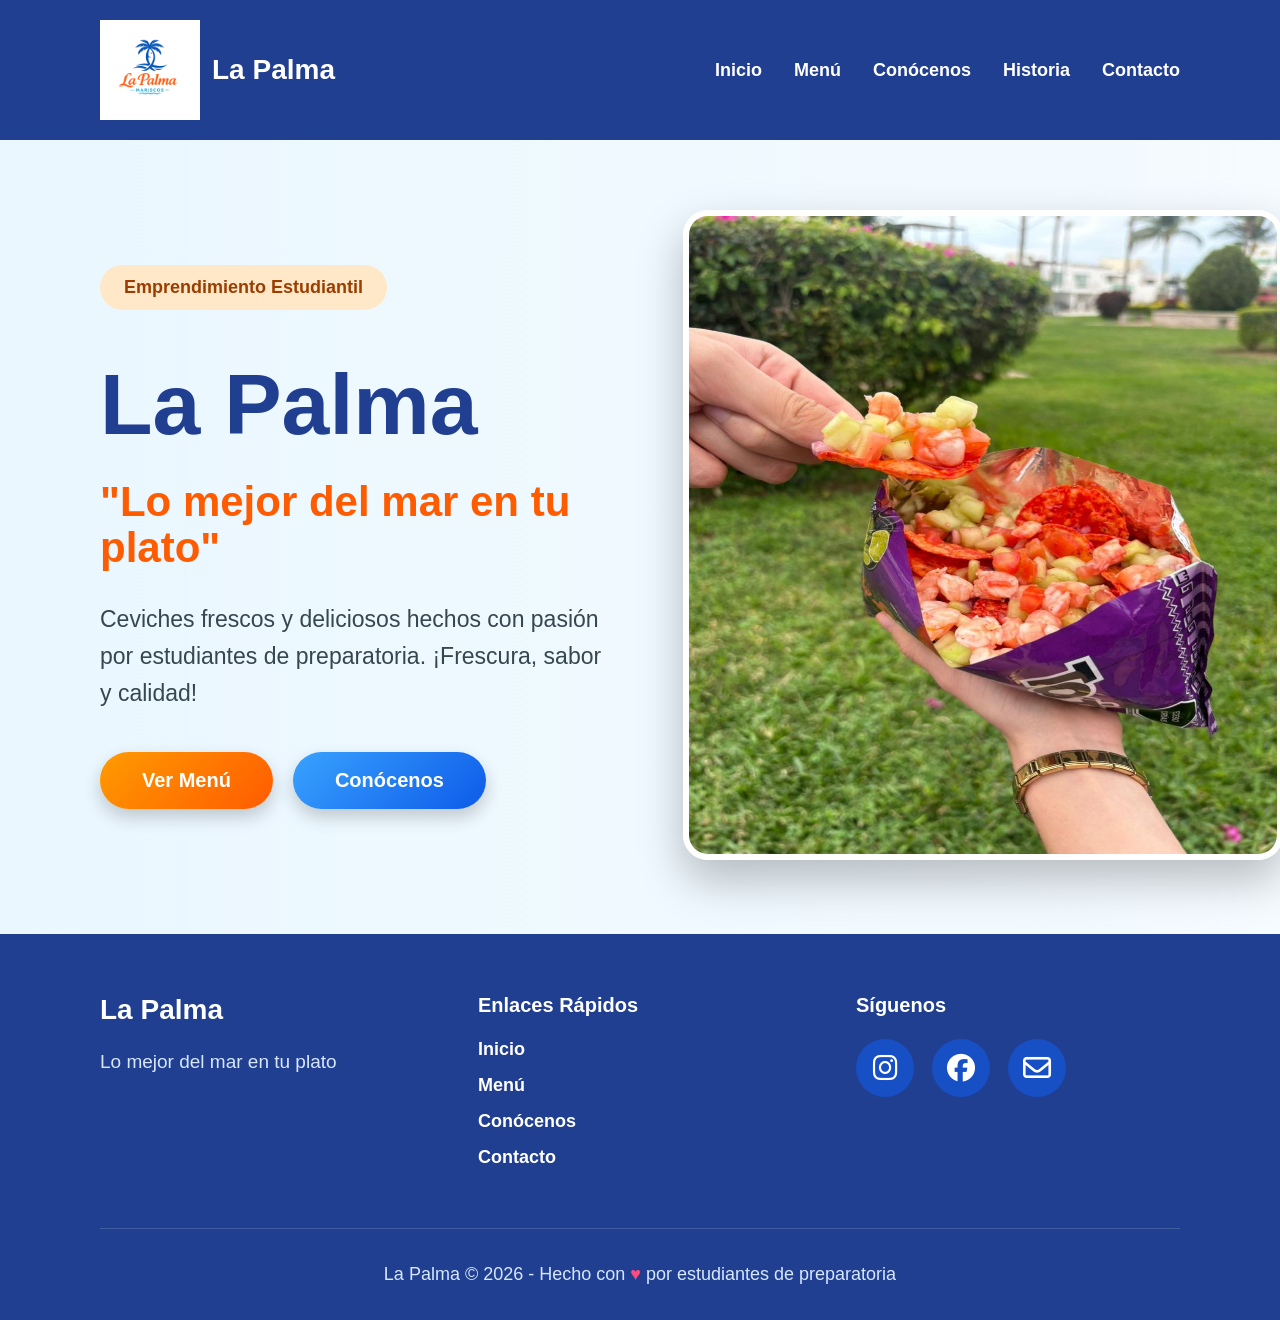
<file: index.html>
<!DOCTYPE html>
<html lang="es">
<head>
    <meta charset="UTF-8">
    <meta name="viewport" content="width=device-width, initial-scale=1.0">
    <title>La Palma</title>

    <!-- Font Awesome para los íconos -->
    <link rel="stylesheet" href="https://cdnjs.cloudflare.com/ajax/libs/font-awesome/6.5.0/css/all.min.css">

    <!-- CSS -->
    <link rel="stylesheet" href="styles.css">
</head>

<body>

    <!-- HEADER -->
    <header class="header">
        <div class="logo">
            <img src="imagenes/Lapalma.jpeg" alt="Logo La Palma">
            <h2>La Palma</h2>
        </div>

        <nav class="menu">
            <a href="index.html">Inicio</a>
            <a href="templates/menu.html">Menú</a>
            <a href="templates/conocenos.html">Conócenos</a>
            <a href="templates/historia.html">Historia</a>
            <a href="templates/contacto.html">Contacto</a>
        </nav>
    </header>

    <!-- INICIO -->
    <section class="inicio" id="inicio">
        <div class="texto-inicio">

            <div class="etiqueta">
                
                <span>Emprendimiento Estudiantil</span>
            </div>

            <h1>La Palma</h1>

            <h3>"Lo mejor del mar en tu plato"</h3>

            <p>
                Ceviches frescos y deliciosos hechos con pasión por estudiantes de preparatoria.
                ¡Frescura, sabor y calidad!
            </p>

            <div class="botones">
                <a href="templates/menu.html" class="btn naranja">Ver Menú</a>
                <a href="templates/conocenos.html" class="btn azul">Conócenos</a>
            </div>
        </div>

        <div class="imagen-inicio">
            <img src="imagenes/ceviche.jpeg" alt="Ceviche La Palma">
        </div>
    </section>

    <!-- FOOTER -->
    <footer class="footer" id="contacto">
        <div class="footer-contenido">

            <div class="footer-columna">
                <div class="logo footer-logo">
                    
                    <h2>La Palma</h2>
                </div>

                <p>Lo mejor del mar en tu plato</p>
            </div>

            <div class="footer-columna">
                <h3>Enlaces Rápidos</h3>
                <a href="index.html">Inicio</a>
                <a href="templates/menu.html">Menú</a>
                <a href="templates/conocenos.html">Conócenos</a>
                <a href="templates/contacto.html">Contacto</a>
            </div>

            <div class="footer-columna">
                <h3>Síguenos</h3>

                <div class="redes">
                    <a href="https://www.instagram.com/lapalma_mzt/" class="icono-red">
                        <i class="fa-brands fa-instagram"></i>
                    </a>

                    <a href="https://www.facebook.com/people/La-Palma-Mzt/61569740215739/?mibextid=wwXIfr&rdid=scgwZKFgfhJaN18Z&share_url=https%3A%2F%2Fwww.facebook.com%2Fshare%2F1PgcXcAgj2%2F%3Fmibextid%3DwwXIfr" class="icono-red">
                        <i class="fa-brands fa-facebook"></i>
                    </a>

                    <a href="https://mail.google.com/" class="icono-red">
                        <i class="fa-regular fa-envelope"></i>
                    </a>
                </div>
            </div>

        </div>

        <div class="copy">
            La Palma © 2026 - Hecho con <span>♥</span> por estudiantes de preparatoria
        </div>
    </footer>

</body>
</html>
</file>
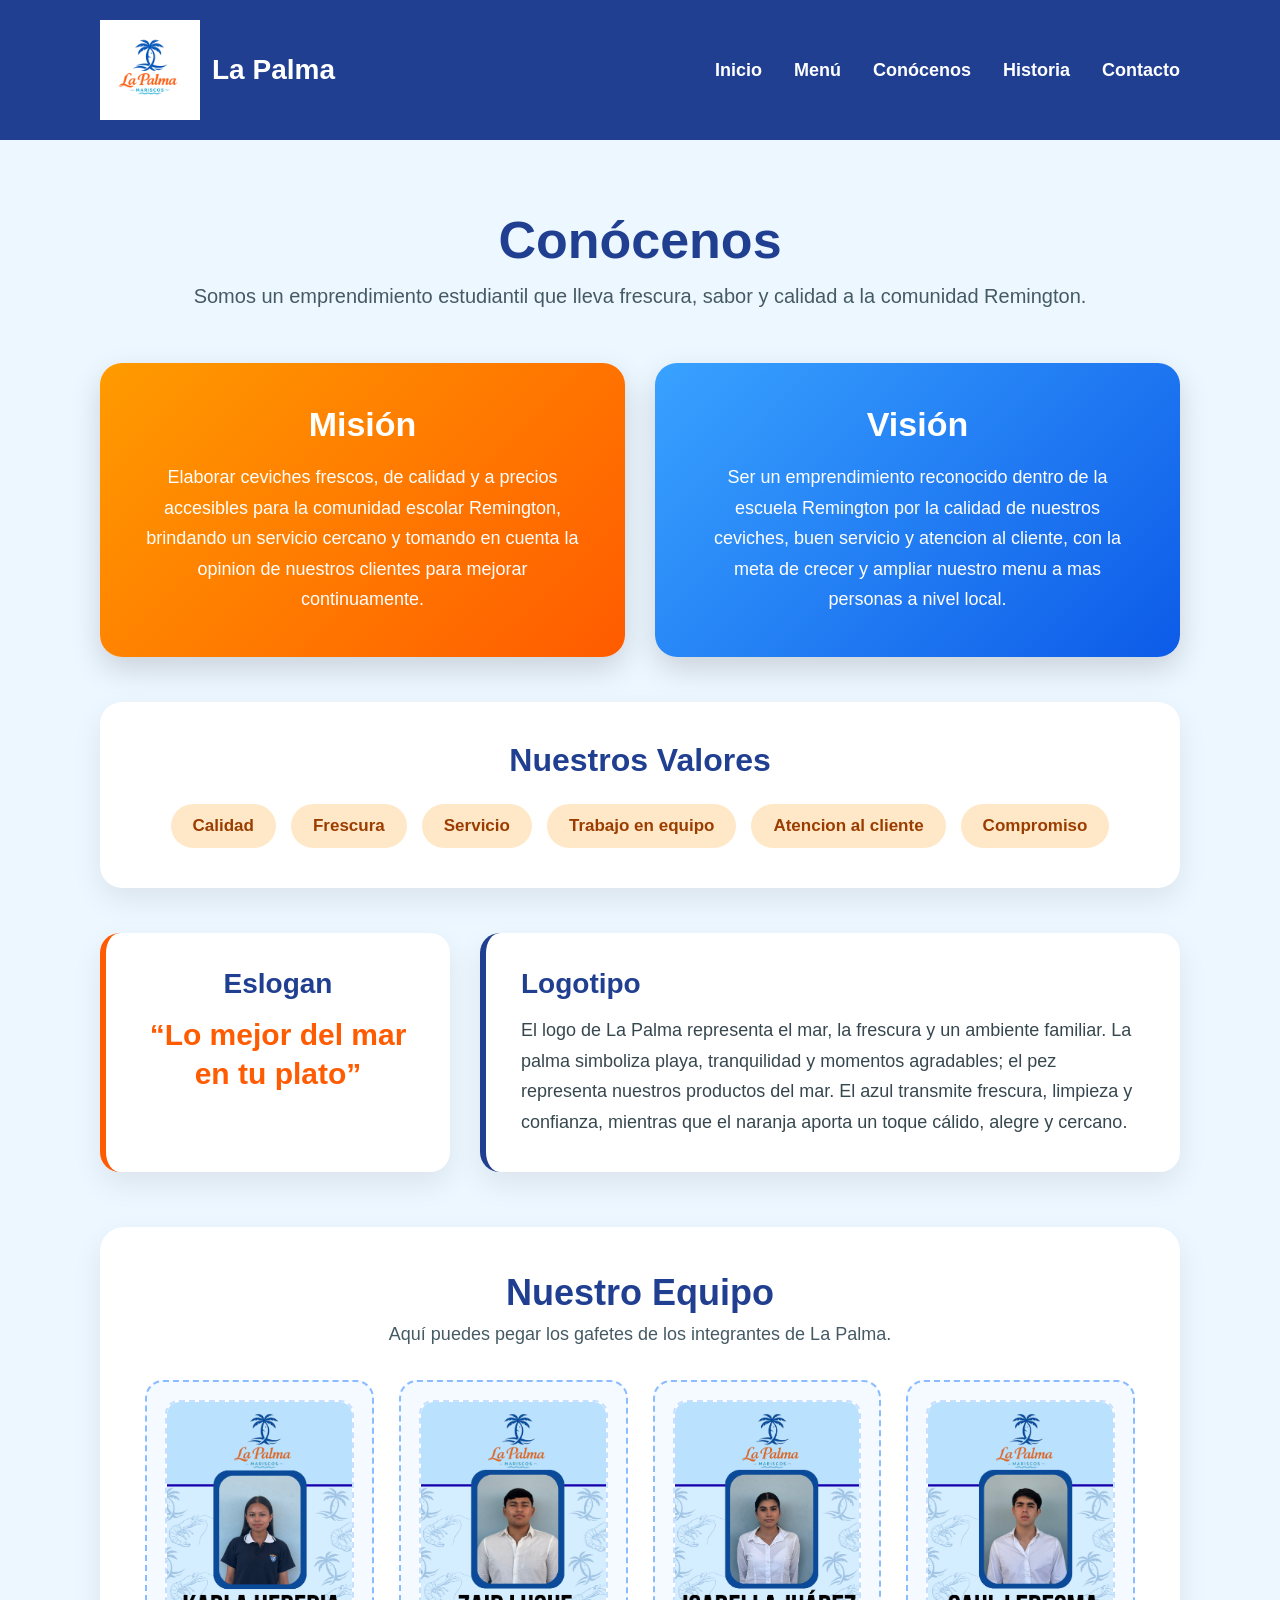
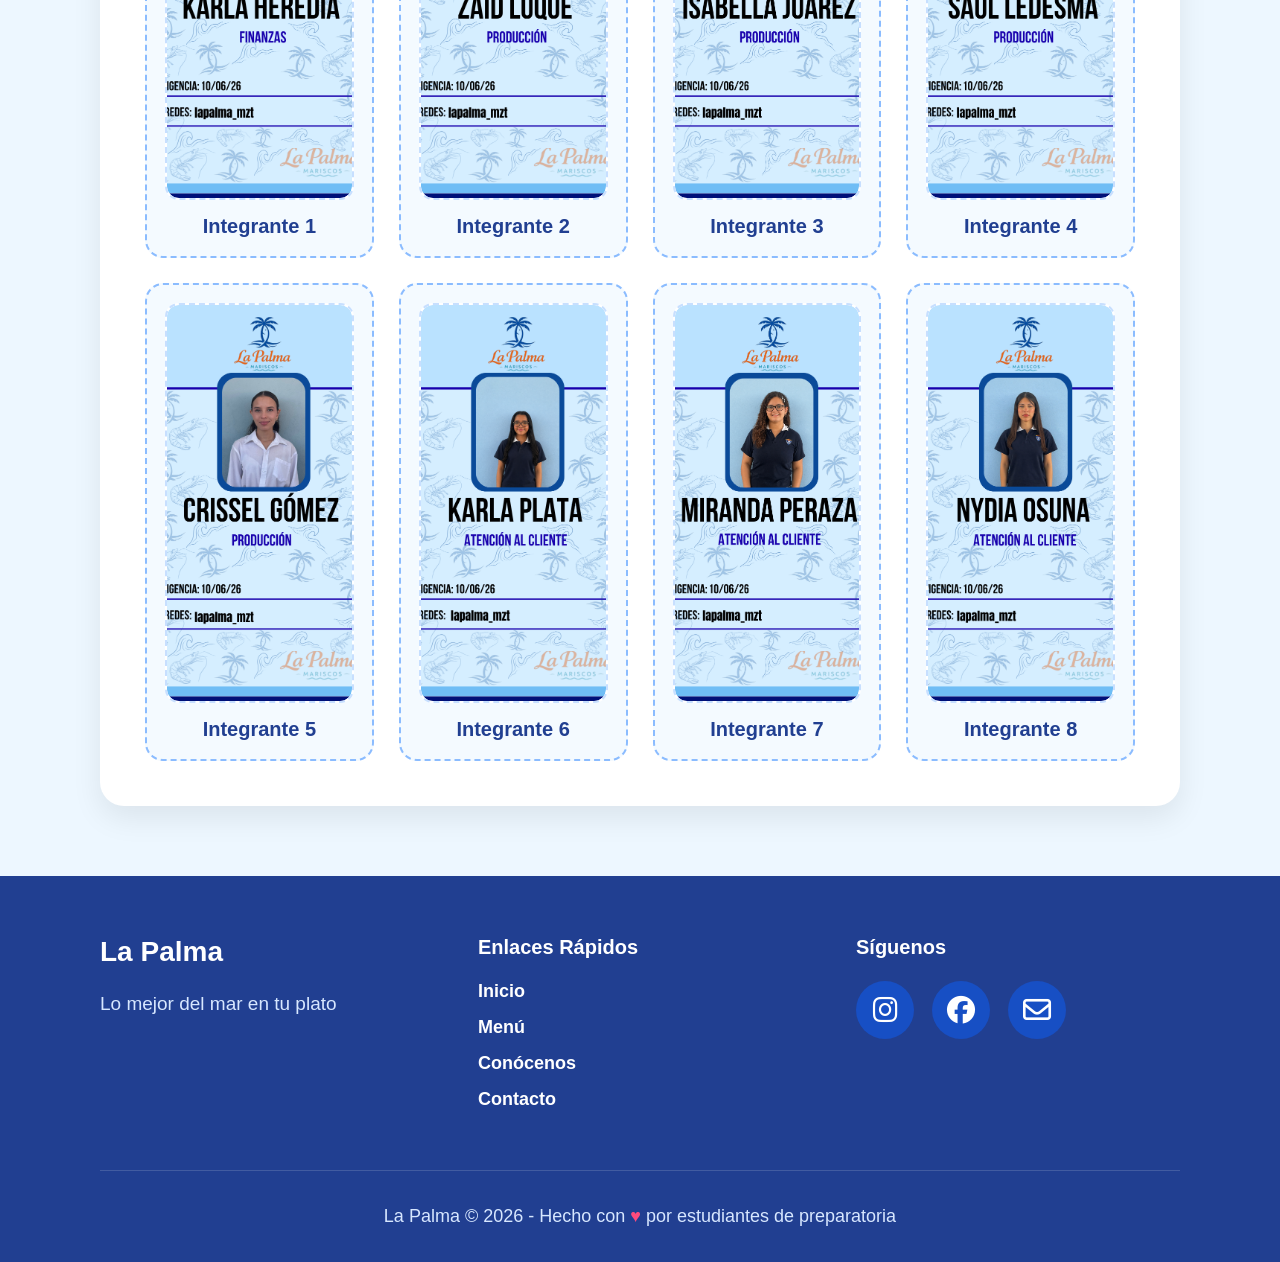
<file: templates/conocenos.html>
<!DOCTYPE html>
<html lang="es">
<head>
    <meta charset="UTF-8">
    <meta name="viewport" content="width=device-width, initial-scale=1.0">
    <title>La Palma</title>

    <link rel="stylesheet" href="https://cdnjs.cloudflare.com/ajax/libs/font-awesome/6.5.0/css/all.min.css">

    <link rel="stylesheet" href="../styles.css">
</head>

<body>

    <header class="header">
        <div class="logo">
            <img src="../imagenes/Lapalma.jpeg" alt="Logo La Palma">
            <h2>La Palma</h2>
        </div>

        <nav class="menu">
            <a href="../index.html">Inicio</a>
            <a href="menu.html">Menú</a>
            <a href="conocenos.html">Conócenos</a>
            <a href="historia.html">Historia</a>
            <a href="contacto.html">Contacto</a>
        </nav>
    </header>




    <section class="conocenos" id="conocenos">

    <h1>Conócenos</h1>
    <p class="subtitulo-conocenos">
        Somos un emprendimiento estudiantil que lleva frescura, sabor y calidad a la comunidad Remington.
    </p>

    <div class="bloques-info">

        <div class="bloque naranja">
            <h2>Misión</h2>
            <p>
                Elaborar ceviches frescos, de calidad y a precios accesibles para la comunidad escolar Remington, brindando un servicio cercano y tomando en cuenta la opinion de nuestros clientes para mejorar continuamente.
            </p>
        </div>

        <div class="bloque azul">
            <h2>Visión</h2>
            <p>
                Ser un emprendimiento reconocido dentro de la escuela Remington por la calidad de nuestros ceviches, buen servicio y atencion al cliente, con la meta de crecer y ampliar nuestro menu a mas personas a nivel local.
            </p>
        </div>

    </div>

    <div class="valores">
        <h2>Nuestros Valores</h2>

        <div class="lista-valores">
            <span>Calidad</span>
            <span>Frescura</span>
            <span>Servicio</span>
            <span>Trabajo en equipo</span>
            <span>Atencion al cliente</span>
            <span>Compromiso</span>
            
        </div>
    </div>

    <div class="extra-info">

        <div class="eslogan">
            <h2>Eslogan</h2>
            <p>“Lo mejor del mar en tu plato”</p>
        </div>

        <div class="logotipo">
            <h2>Logotipo</h2>
            <p>
                El logo de La Palma representa el mar, la frescura y un ambiente familiar. La palma simboliza playa,
                tranquilidad y momentos agradables; el pez representa nuestros productos del mar. El azul transmite
                frescura, limpieza y confianza, mientras que el naranja aporta un toque cálido, alegre y cercano.
            </p>
        </div>

    </div>

 <div class="gafetes">
    <h2>Nuestro Equipo</h2>
    <p>Aquí puedes pegar los gafetes de los integrantes de La Palma.</p>

    <div class="contenedor-gafetes">

        <div class="gafete">
            <div class="foto-gafete">
                <img src="../imagenes/1.png" alt="Gafete integrante 1">
            </div>
            <h3>Integrante 1</h3>
        </div>

        <div class="gafete">
            <div class="foto-gafete">
                <img src="../imagenes/2.png" alt="Gafete integrante 2">
            </div>
            <h3>Integrante 2</h3>
        </div>

        <div class="gafete">
            <div class="foto-gafete">
                <img src="../imagenes/3.png" alt="Gafete integrante 3">
            </div>
            <h3>Integrante 3</h3>
        </div>

        <div class="gafete">
            <div class="foto-gafete">
                <img src="../imagenes/4.png" alt="Gafete integrante 4">
            </div>
            <h3>Integrante 4</h3>
        </div>

       <div class="gafete">
            <div class="foto-gafete">
                <img src="../imagenes/5.png" alt="Gafete integrante 4">
            </div>
            <h3>Integrante 5</h3>
        </div>

        <div class="gafete">
            <div class="foto-gafete">
                <img src="../imagenes/6.png" alt="Gafete integrante 4">
            </div>
            <h3>Integrante 6</h3>
        </div>

        <div class="gafete">
            <div class="foto-gafete">
                <img src="../imagenes/7.png" alt="Gafete integrante 4">
            </div>
            <h3>Integrante 7</h3>
        </div>

        <div class="gafete">
            <div class="foto-gafete">
                <img src="../imagenes/8.png" alt="Gafete integrante 8">
            </div>
            <h3>Integrante 8</h3>
        </div>

    </div>
</div>

        </div>
    </div>

</section>

    
    <!-- FOOTER -->
    <footer class="footer" id="contacto">
        <div class="footer-contenido">

            <div class="footer-columna">
                <div class="logo footer-logo">
                    
                    <h2>La Palma</h2>
                </div>

                <p>Lo mejor del mar en tu plato</p>
            </div>

            <div class="footer-columna">
                <h3>Enlaces Rápidos</h3>
                <a href="../index.html">Inicio</a>
                <a href="menu.html">Menú</a>
                <a href="conocenos.html">Conócenos</a>
                <a href="contacto.html">Contacto</a>
            </div>

            <div class="footer-columna">
                <h3>Síguenos</h3>

                <div class="redes">
                    <a href="https://www.instagram.com/lapalma_mzt/" class="icono-red">
                        <i class="fa-brands fa-instagram"></i>
                    </a>

                    <a href="https://www.facebook.com/people/La-Palma-Mzt/61569740215739/?mibextid=wwXIfr&rdid=scgwZKFgfhJaN18Z&share_url=https%3A%2F%2Fwww.facebook.com%2Fshare%2F1PgcXcAgj2%2F%3Fmibextid%3DwwXIfr" class="icono-red">
                        <i class="fa-brands fa-facebook"></i>
                    </a>

                    <a href="https://mail.google.com/" class="icono-red">
                        <i class="fa-regular fa-envelope"></i>
                    </a>
                </div>
            </div>

        </div>

        <div class="copy">
            La Palma © 2026 - Hecho con <span>♥</span> por estudiantes de preparatoria
        </div>
    </footer>
</body>
</html>
</file>
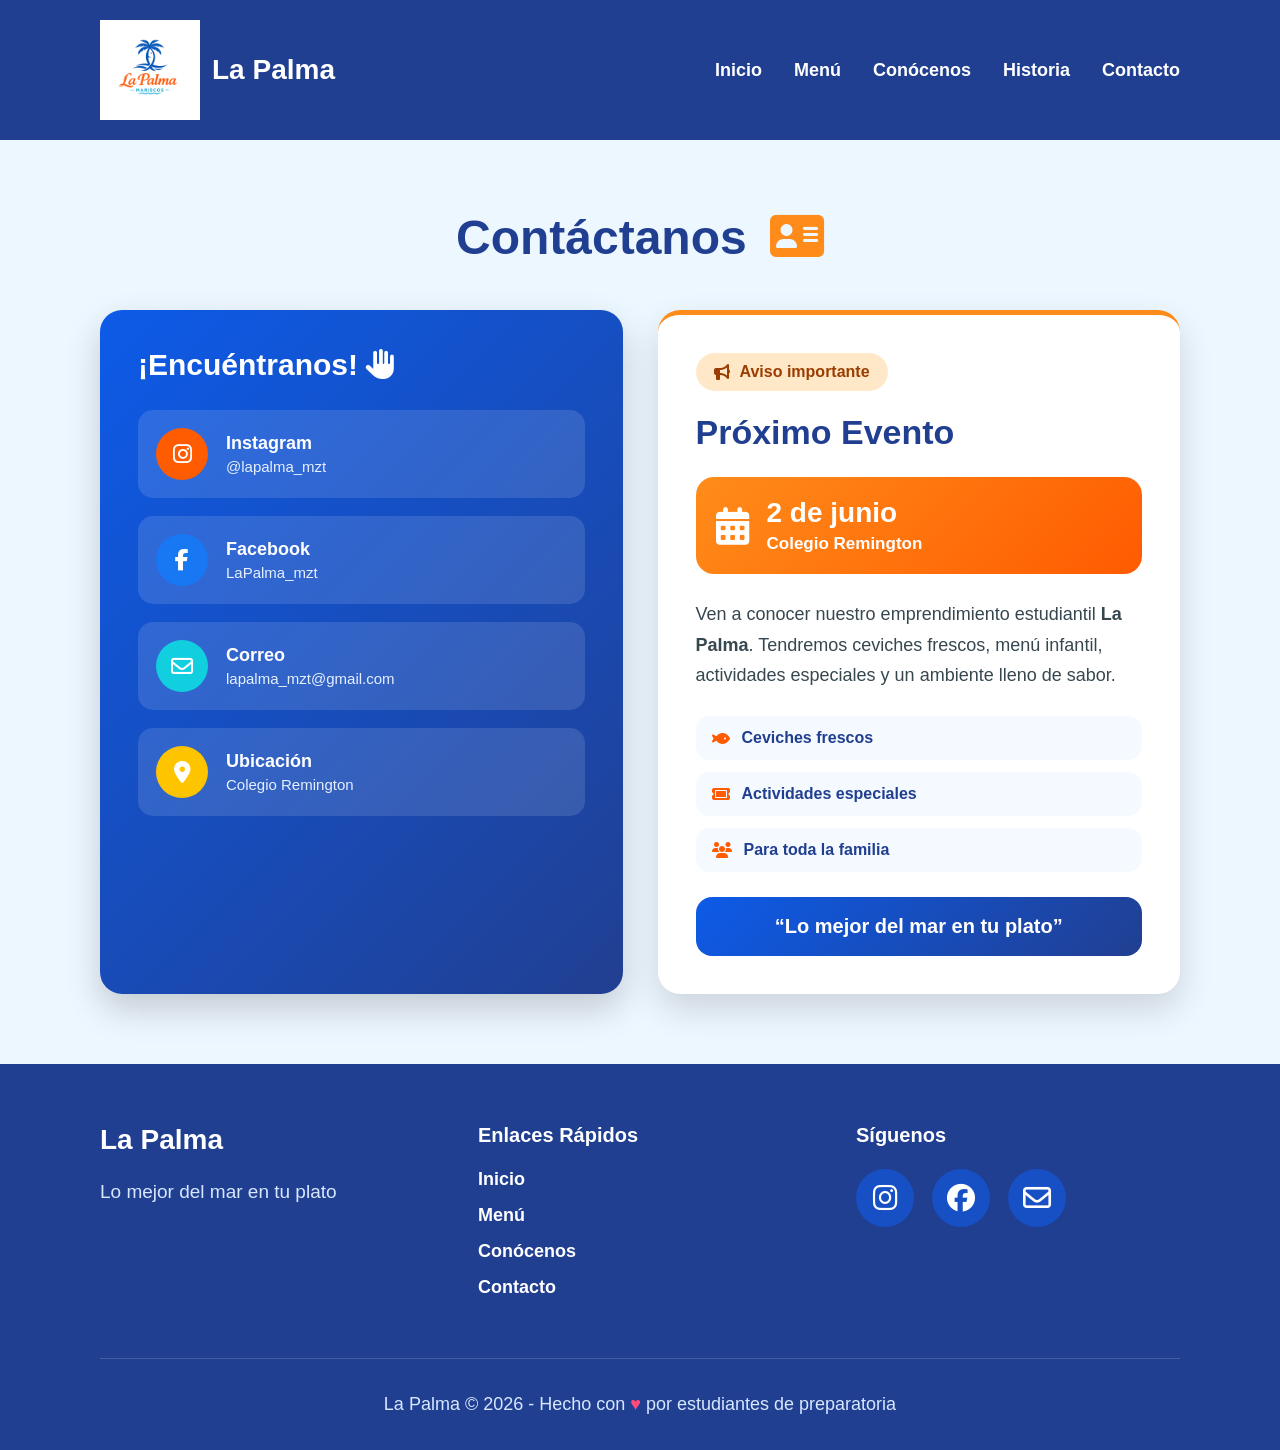
<file: templates/contacto.html>
<!DOCTYPE html>
<html lang="es">
<head>
    <meta charset="UTF-8">
    <meta name="viewport" content="width=device-width, initial-scale=1.0">
    <title>La Palma</title>

    
    <link rel="stylesheet" href="https://cdnjs.cloudflare.com/ajax/libs/font-awesome/6.5.0/css/all.min.css">

   
    <link rel="stylesheet" href="../styles.css">
</head>

<body>


    <header class="header">
        <div class="logo">
            <img src="../imagenes/Lapalma.jpeg" alt="Logo La Palma">
            <h2>La Palma</h2>
        </div>

        <nav class="menu">
            <a href="../index.html">Inicio</a>
            <a href="menu.html">Menú</a>
            <a href="conocenos.html">Conócenos</a>
            <a href="historia.html">Historia</a>
            <a href="contacto.html">Contacto</a>
        </nav>
    </header>




    <section class="contacto" id="contacto">

    <h1>Contáctanos <i class="fa-solid fa-address-card"></i></h1>

    <div class="contenedor-contacto">

        <div class="info-contacto">
            <h2>¡Encuéntranos! <i class="fa-solid fa-hand"></i></h2>

            <div class="dato-contacto">
                <div class="icono instagram">
                    <i class="fa-brands fa-instagram"></i>
                </div>
                <div>
                    <h3>Instagram</h3>
                    <p>@lapalma_mzt</p>
                </div>
            </div>

            <div class="dato-contacto">
                <div class="icono facebook">
                    <i class="fa-brands fa-facebook-f"></i>
                </div>
                <div>
                    <h3>Facebook</h3>
                    <p>LaPalma_mzt</p>
                </div>
            </div>

            <div class="dato-contacto">
                <div class="icono correo">
                    <i class="fa-regular fa-envelope"></i>
                </div>
                <div>
                    <h3>Correo</h3>
                    <p>lapalma_mzt@gmail.com</p>
                </div>
            </div>

            <div class="dato-contacto">
                <div class="icono ubicacion">
                    <i class="fa-solid fa-location-dot"></i>
                </div>
                <div>
                    <h3>Ubicación</h3>
                    <p>Colegio Remington</p>
                </div>
            </div>
        </div>

        <div class="aviso-evento">
            <div class="etiqueta-evento">
                <i class="fa-solid fa-bullhorn"></i>
                <span>Aviso importante</span>
            </div>

            <h2>Próximo Evento</h2>

            <div class="fecha-evento">
                <i class="fa-solid fa-calendar-days"></i>
                <div>
                    <h3>2 de junio</h3>
                    <p>Colegio Remington</p>
                </div>
            </div>

            <p class="texto-evento">
                Ven a conocer nuestro emprendimiento estudiantil <strong>La Palma</strong>.
                Tendremos ceviches frescos, menú infantil, actividades especiales
                y un ambiente lleno de sabor.
            </p>

            <div class="detalles-evento">
                <div>
                    <i class="fa-solid fa-fish"></i>
                    <span>Ceviches frescos</span>
                </div>

                <div>
                    <i class="fa-solid fa-ticket"></i>
                    <span>Actividades especiales</span>
                </div>

                <div>
                    <i class="fa-solid fa-users"></i>
                    <span>Para toda la familia</span>
                </div>
            </div>

            <div class="mensaje-final">
                “Lo mejor del mar en tu plato”
            </div>
        </div>

    </div>

</section>


    
    <!-- FOOTER -->
    <footer class="footer" id="contacto">
        <div class="footer-contenido">

            <div class="footer-columna">
                <div class="logo footer-logo">
                    
                    <h2>La Palma</h2>
                </div>

                <p>Lo mejor del mar en tu plato</p>
            </div>

            <div class="footer-columna">
                <h3>Enlaces Rápidos</h3>
                <a href="../index.html">Inicio</a>
                <a href="menu.html">Menú</a>
                <a href="conocenos.html">Conócenos</a>
                <a href="contacto.html">Contacto</a>
            </div>

            <div class="footer-columna">
                <h3>Síguenos</h3>

                <div class="redes">
                    <a href="https://www.instagram.com/lapalma_mzt/" class="icono-red">
                        <i class="fa-brands fa-instagram"></i>
                    </a>

                    <a href="https://www.facebook.com/people/La-Palma-Mzt/61569740215739/?mibextid=wwXIfr&rdid=scgwZKFgfhJaN18Z&share_url=https%3A%2F%2Fwww.facebook.com%2Fshare%2F1PgcXcAgj2%2F%3Fmibextid%3DwwXIfr" class="icono-red">
                        <i class="fa-brands fa-facebook"></i>
                    </a>

                    <a href="https://mail.google.com/" class="icono-red">
                        <i class="fa-regular fa-envelope"></i>
                    </a>
                </div>
            </div>

        </div>

        <div class="copy">
            La Palma © 2026 - Hecho con <span>♥</span> por estudiantes de preparatoria
        </div>
    </footer>
</body>
</html>
</file>
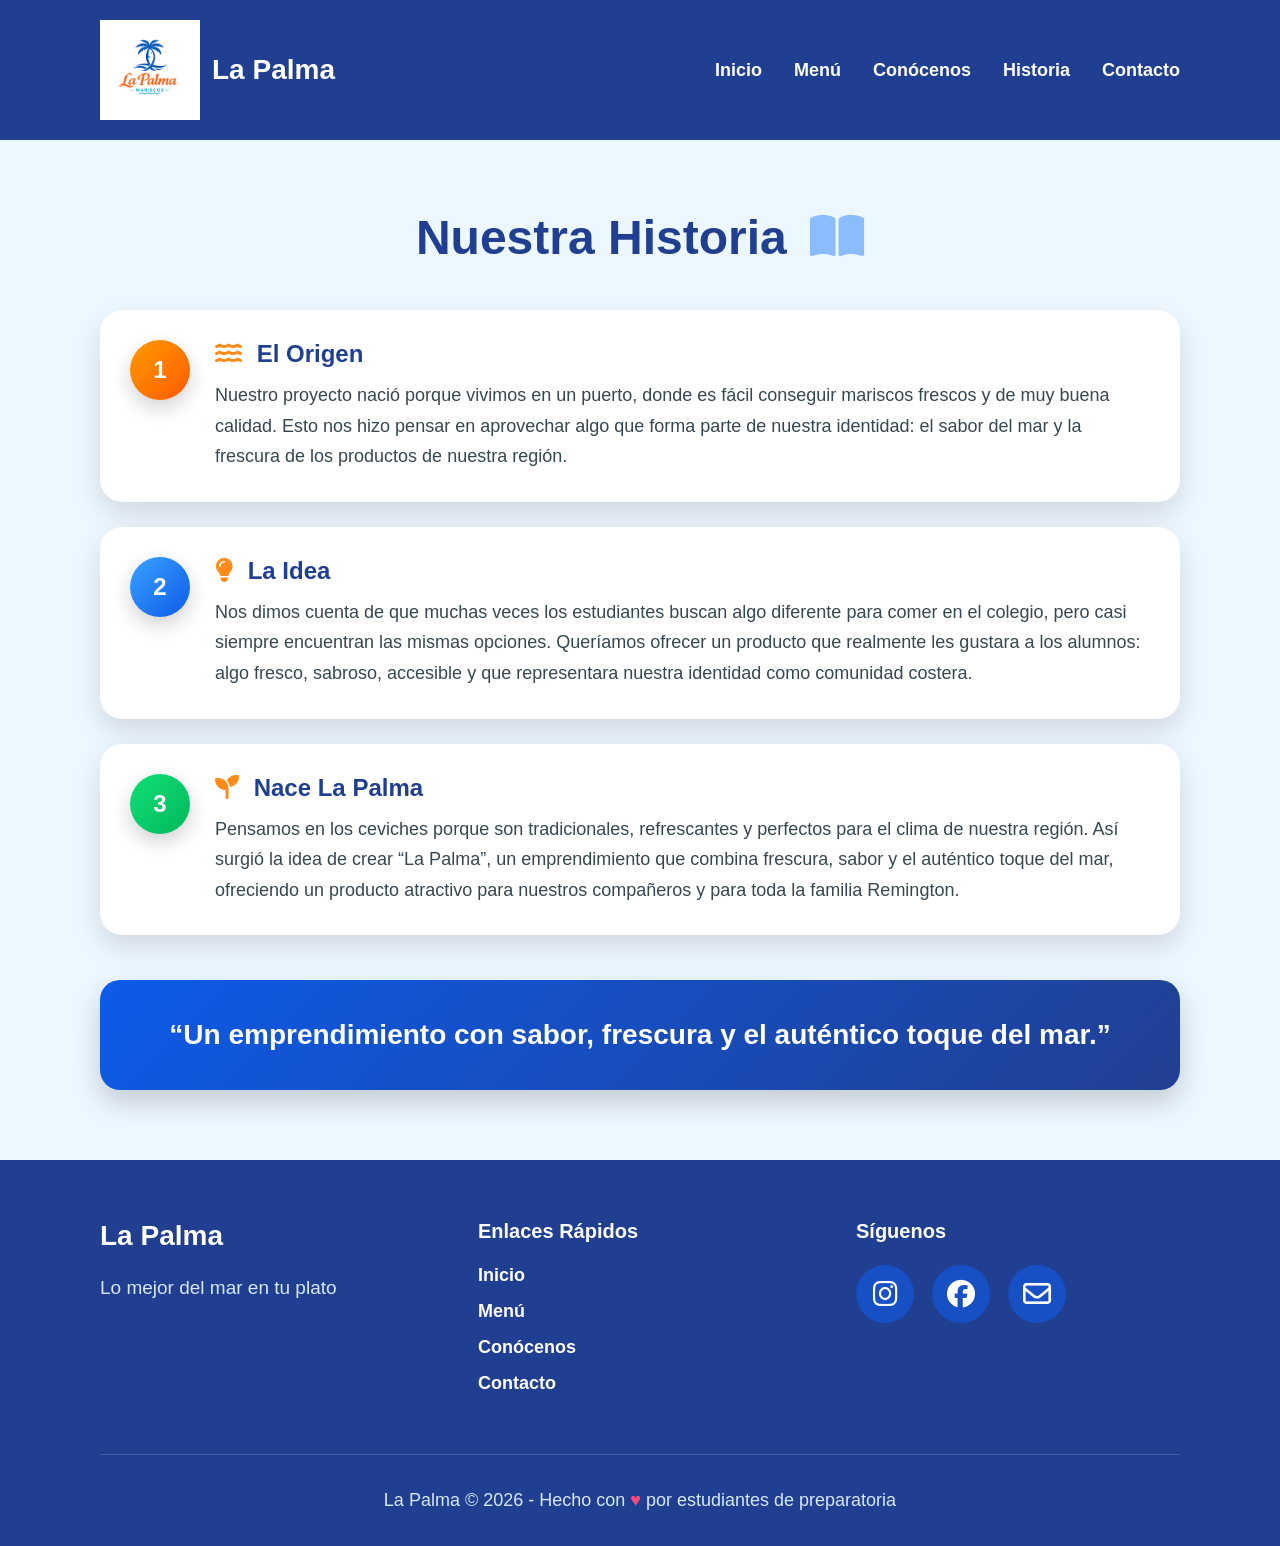
<file: templates/historia.html>
<!DOCTYPE html>
<html lang="es">
<head>
    <meta charset="UTF-8">
    <meta name="viewport" content="width=device-width, initial-scale=1.0">
    <title>La Palma</title>

    <!-- Font Awesome para los íconos -->
    <link rel="stylesheet" href="https://cdnjs.cloudflare.com/ajax/libs/font-awesome/6.5.0/css/all.min.css">

    <!-- CSS -->
    <link rel="stylesheet" href="../styles.css">
</head>

<body>

    <!-- HEADER -->
    <header class="header">
        <div class="logo">
            <img src="../imagenes/Lapalma.jpeg" alt="Logo La Palma">
            <h2>La Palma</h2>
        </div>

        <nav class="menu">
            <a href="../index.html">Inicio</a>
            <a href="menu.html">Menú</a>
            <a href="conocenos.html">Conócenos</a>
            <a href="historia.html">Historia</a>
            <a href="contacto.html">Contacto</a>
        </nav>
    </header>

<section class="historia" id="historia">

    <h1>Nuestra Historia <i class="fa-solid fa-book-open"></i></h1>

    <div class="contenedor-historia">

        <div class="paso-historia">
            <div class="numero naranja">1</div>

            <div class="texto-historia">
                <h2><i class="fa-solid fa-water"></i> El Origen</h2>
                <p>
                    Nuestro proyecto nació porque vivimos en un puerto, donde es fácil conseguir mariscos frescos
                    y de muy buena calidad. Esto nos hizo pensar en aprovechar algo que forma parte de nuestra
                    identidad: el sabor del mar y la frescura de los productos de nuestra región.
                </p>
            </div>
        </div>

        <div class="paso-historia">
            <div class="numero azul">2</div>

            <div class="texto-historia">
                <h2><i class="fa-solid fa-lightbulb"></i> La Idea</h2>
                <p>
                    Nos dimos cuenta de que muchas veces los estudiantes buscan algo diferente para comer en el colegio,
                    pero casi siempre encuentran las mismas opciones. Queríamos ofrecer un producto que realmente les
                    gustara a los alumnos: algo fresco, sabroso, accesible y que representara nuestra identidad como
                    comunidad costera.
                </p>
            </div>
        </div>

        <div class="paso-historia">
            <div class="numero verde">3</div>

            <div class="texto-historia">
                <h2><i class="fa-solid fa-seedling"></i> Nace La Palma</h2>
                <p>
                    Pensamos en los ceviches porque son tradicionales, refrescantes y perfectos para el clima de nuestra
                    región. Así surgió la idea de crear “La Palma”, un emprendimiento que combina frescura, sabor y el
                    auténtico toque del mar, ofreciendo un producto atractivo para nuestros compañeros y para toda la
                    familia Remington.
                </p>
            </div>
        </div>

    </div>

    <div class="frase-historia">
        <p>
            “Un emprendimiento con sabor, frescura y el auténtico toque del mar.”
        </p>
    </div>

</section>
    <!-- FOOTER -->
    <footer class="footer" id="contacto">
        <div class="footer-contenido">

            <div class="footer-columna">
                <div class="logo footer-logo">
                    
                    <h2>La Palma</h2>
                </div>

                <p>Lo mejor del mar en tu plato</p>
            </div>

            <div class="footer-columna">
                <h3>Enlaces Rápidos</h3>
                <a href="../index.html">Inicio</a>
                <a href="menu.html">Menú</a>
                <a href="conocenos.html">Conócenos</a>
                <a href="contacto.html">Contacto</a>
            </div>

            <div class="footer-columna">
                <h3>Síguenos</h3>

                <div class="redes">
                    <a href="https://www.instagram.com/lapalma_mzt/" class="icono-red">
                        <i class="fa-brands fa-instagram"></i>
                    </a>

                    <a href="https://www.facebook.com/people/La-Palma-Mzt/61569740215739/?mibextid=wwXIfr&rdid=scgwZKFgfhJaN18Z&share_url=https%3A%2F%2Fwww.facebook.com%2Fshare%2F1PgcXcAgj2%2F%3Fmibextid%3DwwXIfr" class="icono-red">
                        <i class="fa-brands fa-facebook"></i>
                    </a>

                    <a href="https://mail.google.com/" class="icono-red">
                        <i class="fa-regular fa-envelope"></i>
                    </a>
                </div>
            </div>

        </div>

        <div class="copy">
            La Palma © 2026 - Hecho con <span>♥</span> por estudiantes de preparatoria
        </div>
    </footer>
</body>
</html>
</file>
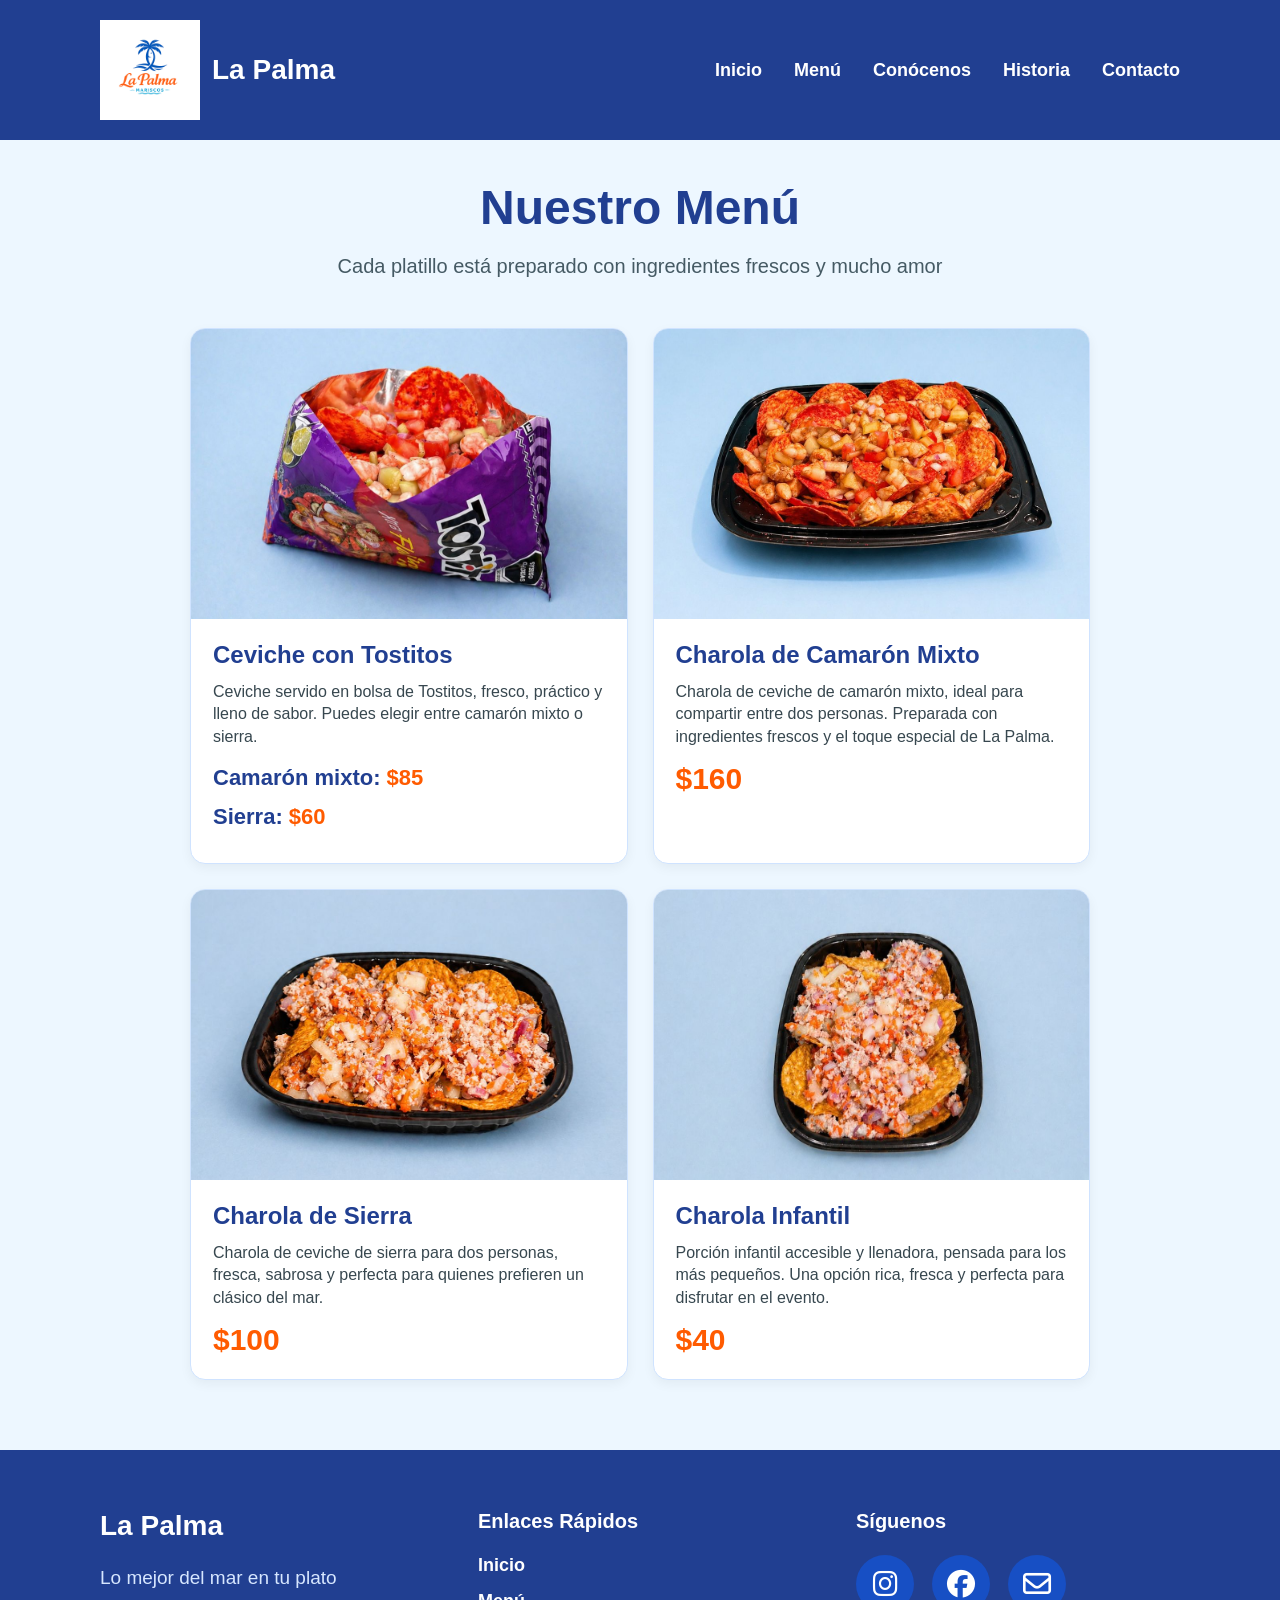
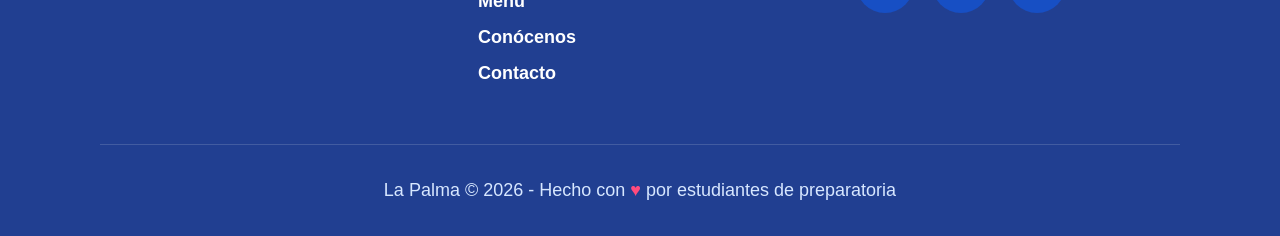
<file: templates/menu.html>
<!DOCTYPE html>
<html lang="es">
<head>
    <meta charset="UTF-8">
    <meta name="viewport" content="width=device-width, initial-scale=1.0">
    <title>La Palma</title>


    <link rel="stylesheet" href="https://cdnjs.cloudflare.com/ajax/libs/font-awesome/6.5.0/css/all.min.css">


    <link rel="stylesheet" href="../styles.css">
</head>

<body>


    <header class="header">
        <div class="logo">
            <img src="../imagenes/Lapalma.jpeg" alt="Logo La Palma">
            <h2>La Palma</h2>
        </div>

        <nav class="menu">
            <a href="../index.html">Inicio</a>
            <a href="menu.html">Menú</a>
            <a href="conocenos.html">Conócenos</a>
            <a href="historia.html">Historia</a>
            <a href="contacto.html">Contacto</a>
        </nav>
    </header>



<section class="menu-seccion" id="menu">
    <h1>Nuestro Menú</h1>
    <p class="subtitulo">Cada platillo está preparado con ingredientes frescos y mucho amor</p>

    <div class="contenedor-menu">

        <div class="tarjeta-menu">
            <div class="imagen-menu azul">
                <img src="../imagenes/tostitos.jpeg" alt="Logo La Palma">
            </div>

            <div class="info-menu">
                <h2>Ceviche con Tostitos</h2>
                <p>
                    Ceviche servido en bolsa de Tostitos, fresco, práctico y lleno de sabor.
                    Puedes elegir entre camarón mixto o sierra.
                </p>

                <div class="precios">
                    <p><strong>Camarón mixto:</strong> $85</p>
                    <p><strong>Sierra:</strong> $60</p>
                </div>
            </div>
        </div>

        <div class="tarjeta-menu">
            <div class="imagen-menu turquesa">
                <img src="../imagenes/charola.jpeg" alt="Logo La Palma">
            </div>

            <div class="info-menu">
                <h2>Charola de Camarón Mixto</h2>
                <p>
                    Charola de ceviche de camarón mixto, ideal para compartir entre dos personas.
                    Preparada con ingredientes frescos y el toque especial de La Palma.
                </p>

                <h3>$160</h3>
            </div>
        </div>

        <div class="tarjeta-menu">
            <div class="imagen-menu naranja">
                <img src="../imagenes/sierra.jpeg" alt="Logo La Palma">
            </div>

            <div class="info-menu">
                <h2>Charola de Sierra</h2>
                <p>
                    Charola de ceviche de sierra para dos personas, fresca, sabrosa y perfecta
                    para quienes prefieren un clásico del mar.
                </p>

                <h3>$100</h3>
            </div>
        </div>

        <div class="tarjeta-menu">
            <div class="imagen-menu azul-oscuro">
                <img src="../imagenes/infantil.jpeg" alt="Logo La Palma">
            </div>

            <div class="info-menu">
                <h2>Charola Infantil</h2>
                <p>
                    Porción infantil accesible y llenadora, pensada para los más pequeños.
                    Una opción rica, fresca y perfecta para disfrutar en el evento.
                </p>

                <h3>$40</h3>
            </div>
        </div>

    </div>
</section>
    
 


    <footer class="footer" id="contacto">
        <div class="footer-contenido">

            <div class="footer-columna">
                <div class="logo footer-logo">
                    
                    <h2>La Palma</h2>
                </div>

                <p>Lo mejor del mar en tu plato</p>
            </div>

            <div class="footer-columna">
                <h3>Enlaces Rápidos</h3>
                <a href="../index.html">Inicio</a>
                <a href="menu.html">Menú</a>
                <a href="conocenos.html">Conócenos</a>
                <a href="contacto.html">Contacto</a>
            </div>

            <div class="footer-columna">
                <h3>Síguenos</h3>

                <div class="redes">
                    <a href="https://www.instagram.com/lapalma_mzt/" class="icono-red">
                        <i class="fa-brands fa-instagram"></i>
                    </a>

                    <a href="https://www.facebook.com/people/La-Palma-Mzt/61569740215739/?mibextid=wwXIfr&rdid=scgwZKFgfhJaN18Z&share_url=https%3A%2F%2Fwww.facebook.com%2Fshare%2F1PgcXcAgj2%2F%3Fmibextid%3DwwXIfr" class="icono-red">
                        <i class="fa-brands fa-facebook"></i>
                    </a>

                    <a href="https://mail.google.com/" class="icono-red">
                        <i class="fa-regular fa-envelope"></i>
                    </a>
                </div>
            </div>

        </div>

        <div class="copy">
            La Palma © 2026 - Hecho con <span>♥</span> por estudiantes de preparatoria
        </div>
    </footer>
</body>
</html>
</file>
<file: styles.css>
* {
    margin: 0;
    padding: 0;
    box-sizing: border-box;
    font-family: Arial, Helvetica, sans-serif;
}

body {
    background-color: #edf7ff;
    color: #263238;
}

/* HEADER */

.header {
    width: 100%;
    height: 75px;
    background-color: #213f91;
    display: flex;
    justify-content: space-between;
    align-items: center;
    padding: 70px 100px;
}

.logo {
    display: flex;
    align-items: center;
    gap: 12px;
}

.logo img {
    width: 100px;
    height: 100px;
    object-fit: contain;
}

.logo h2 {
    color: white;
    font-size: 28px;
    font-weight: bold;
}

.menu {
    display: flex;
    gap: 32px;
}

.menu a {
    text-decoration: none;
    color: white;
    font-size: 18px;
    font-weight: bold;
}

.menu a:hover {
    color: #ff8c1a;
}

/* INICIO */

.inicio {
    min-height: 650px;
    display: flex;
    align-items: center;
    justify-content: space-between;
    padding: 70px 100px;
    background: linear-gradient(90deg, #eaf7ff, #f5fbff);
}

.texto-inicio {
    width: 48%;
}

.etiqueta {
    display: inline-flex;
    align-items: center;
    gap: 10px;
    background-color: #ffe8c7;
    color: #9b3d00;
    padding: 12px 24px;
    border-radius: 25px;
    font-weight: bold;
    margin-bottom: 45px;
    font-size: 18px;
}

.etiqueta img {
    width: 25px;
    height: 25px;
    object-fit: contain;
}

.texto-inicio h1 {
    font-size: 86px;
    color: #213f91;
    margin-bottom: 25px;
    font-weight: bold;
}

.texto-inicio h3 {
    font-size: 42px;
    color: #ff5b00;
    margin-bottom: 30px;
    line-height: 1.1;
    font-weight: bold;
}

.texto-inicio p {
    font-size: 23px;
    line-height: 1.6;
    margin-bottom: 40px;
    color: #37474f;
}

.botones {
    display: flex;
    gap: 20px;
}

.btn {
    text-decoration: none;
    color: white;
    padding: 17px 42px;
    border-radius: 30px;
    font-size: 20px;
    font-weight: bold;
    box-shadow: 0 8px 18px rgba(0, 0, 0, 0.2);
}

.naranja {
    background-color: #ff5b00;
}

.azul {
    background-color: #0d5be8;
}

.btn:hover {
    transform: translateY(-3px);
}

.imagen-inicio {
    width: 46%;
}

.imagen-inicio img {
    width: 600px;
    height: 650px;
    border-radius: 25px;
    border: 6px solid white;
    box-shadow: 0 20px 45px rgba(0, 0, 0, 0.25);
}

/* FOOTER */

.footer {
    background-color: #213f91;
    color: white;
    padding: 60px 100px 35px;
}

.footer-contenido {
    display: flex;
    justify-content: space-between;
    border-bottom: 1px solid rgba(255, 255, 255, 0.15);
    padding-bottom: 45px;
}

.footer-columna {
    width: 30%;
}

.footer-logo img {
    width: 100px;
    height: 100px;
}

.footer-logo h2 {
    font-size: 28px;
}

.footer p {
    margin-top: 25px;
    font-size: 19px;
    color: #d7e7ff;
}

.footer h3 {
    margin-bottom: 22px;
    font-size: 20px;
    color: white;
}

.footer a {
    display: block;
    color: white;
    text-decoration: none;
    margin-bottom: 15px;
    font-size: 18px;
    font-weight: bold;
}

.footer a:hover {
    color: #ff8c1a;
}

/* ICONOS DEL FOOTER */

.redes {
    display: flex;
    gap: 18px;
}

.icono-red {
    background-color: #174fc4;
    color: white;
    width: 58px;
    height: 58px;
    border-radius: 50%;
    display: flex !important;
    justify-content: center;
    align-items: center;
    text-decoration: none;
    font-size: 28px !important;
    transition: 0.3s;
}

.icono-red:hover {
    background-color: #ff8c1a;
    color: white !important;
    transform: translateY(-4px);
}

.copy {
    text-align: center;
    margin-top: 35px;
    color: #d7e7ff;
    font-size: 18px;
}

.copy span {
    color: #ff4b7d;
}

/* RESPONSIVE */

@media screen and (max-width: 900px) {
    .header {
        padding: 0 30px;
    }

    .menu {
        gap: 15px;
    }

    .menu a {
        font-size: 15px;
    }

    .inicio {
        flex-direction: column;
        padding: 50px 30px;
        text-align: center;
    }

    .texto-inicio,
    .imagen-inicio {
        width: 100%;
    }

    .texto-inicio h1 {
        font-size: 60px;
    }

    .texto-inicio h3 {
        font-size: 32px;
    }

    .botones {
        justify-content: center;
        margin-bottom: 40px;
    }

    .footer {
        padding: 50px 30px 30px;
    }

    .footer-contenido {
        flex-direction: column;
        gap: 35px;
    }

    .footer-columna {
        width: 100%;
    }
}

/* conocenos */

.conocenos {
    background-color: #edf7ff;
    padding: 70px 100px;
    font-family: Arial, Helvetica, sans-serif;
}

.conocenos h1 {
    text-align: center;
    color: #213f91;
    font-size: 52px;
    margin-bottom: 15px;
}

.subtitulo-conocenos {
    text-align: center;
    color: #455a64;
    font-size: 20px;
    margin-bottom: 55px;
}

/* MISIÓN Y VISIÓN */

.bloques-info {
    display: grid;
    grid-template-columns: repeat(2, 1fr);
    gap: 30px;
    margin-bottom: 45px;
}

.bloque {
    padding: 42px;
    border-radius: 22px;
    color: white;
    text-align: center;
    box-shadow: 0 12px 30px rgba(0, 0, 0, 0.15);
}

.bloque h2 {
    font-size: 34px;
    margin-bottom: 18px;
}

.bloque p {
    font-size: 18px;
    line-height: 1.7;
}

.naranja {
    background: linear-gradient(135deg, #ff8c1a, #ff5b00);
}

.azul {
    background: linear-gradient(135deg, #2775ff, #213f91);
}

/* VALORES */

.valores {
    background-color: white;
    border-radius: 22px;
    padding: 40px;
    text-align: center;
    margin-bottom: 45px;
    box-shadow: 0 12px 30px rgba(0, 0, 0, 0.08);
}

.valores h2 {
    color: #213f91;
    font-size: 32px;
    margin-bottom: 25px;
}

.lista-valores {
    display: flex;
    flex-wrap: wrap;
    justify-content: center;
    gap: 15px;
}

.lista-valores span {
    background-color: #ffe8c7;
    color: #9b3d00;
    padding: 12px 22px;
    border-radius: 25px;
    font-size: 17px;
    font-weight: bold;
}

/* ESLOGAN Y LOGOTIPO */

.extra-info {
    display: grid;
    grid-template-columns: 1fr 2fr;
    gap: 30px;
    margin-bottom: 55px;
}

.eslogan,
.logotipo {
    background-color: white;
    padding: 35px;
    border-radius: 20px;
    box-shadow: 0 12px 30px rgba(0, 0, 0, 0.08);
}

.eslogan {
    text-align: center;
    border-left: 6px solid #ff5b00;
}

.logotipo {
    border-left: 6px solid #213f91;
}

.eslogan h2,
.logotipo h2 {
    color: #213f91;
    font-size: 28px;
    margin-bottom: 15px;
}

.eslogan p {
    color: #ff5b00;
    font-size: 30px;
    font-weight: bold;
    line-height: 1.3;
}

.logotipo p {
    color: #37474f;
    font-size: 18px;
    line-height: 1.7;
}

/* GAFETES */
.gafetes {
    background-color: white;
    padding: 45px;
    border-radius: 24px;
    text-align: center;
    box-shadow: 0 12px 30px rgba(0, 0, 0, 0.08);
}

.gafetes h2 {
    color: #213f91;
    font-size: 36px;
    margin-bottom: 10px;
}

.gafetes p {
    color: #455a64;
    font-size: 18px;
    margin-bottom: 35px;
}

.contenedor-gafetes {
    display: grid;
    grid-template-columns: repeat(4, 1fr);
    gap: 25px;
}

.gafete {
    background-color: #f4faff;
    border: 2px dashed #8bbcff;
    border-radius: 18px;
    padding: 18px;
    transition: 0.3s;
}

.gafete:hover {
    transform: translateY(-5px);
    box-shadow: 0 10px 25px rgba(33, 63, 145, 0.15);
}

.foto-gafete {
    height: 400px;
    background-color: white;
    border-radius: 14px;
    border: 2px dashed #c7dfff;
    overflow: hidden;
    margin-bottom: 15px;
}

.foto-gafete img {
    width: 100%;
    height: 100%;
    object-fit: cover;
    display: block;
    border-radius: 12px;
}

.gafete h3 {
    color: #213f91;
    font-size: 20px;
}

/* RESPONSIVE */

@media screen and (max-width: 900px) {
    .conocenos {
        padding: 50px 30px;
    }

    .bloques-info {
        grid-template-columns: 1fr;
    }

    .extra-info {
        grid-template-columns: 1fr;
    }

    .contenedor-gafetes {
        grid-template-columns: repeat(2, 1fr);
    }

    .conocenos h1 {
        font-size: 42px;
    }
}

@media screen and (max-width: 600px) {
    .contenedor-gafetes {
        grid-template-columns: 1fr;
    }
}

/* historia */
.historia {
    background-color: #edf7ff;
    padding: 70px 100px;
    font-family: Arial, Helvetica, sans-serif;
}

.historia h1 {
    text-align: center;
    color: #213f91;
    font-size: 48px;
    margin-bottom: 45px;
}

.historia h1 i {
    color: #8bbcff;
    margin-left: 10px;
}

.contenedor-historia {
    display: flex;
    flex-direction: column;
    gap: 25px;
}

.paso-historia {
    background-color: white;
    display: flex;
    align-items: flex-start;
    gap: 25px;
    padding: 30px;
    border-radius: 22px;
    box-shadow: 0 12px 28px rgba(0, 0, 0, 0.12);
}

.numero {
    min-width: 60px;
    height: 60px;
    border-radius: 50%;
    color: white;
    font-size: 24px;
    font-weight: bold;
    display: flex;
    justify-content: center;
    align-items: center;
    box-shadow: 0 8px 20px rgba(0, 0, 0, 0.18);
}

.naranja {
    background: linear-gradient(135deg, #ff8c1a, #ff5b00);
}

.azul {
    background: linear-gradient(135deg, #39a2ff, #0d5be8);
}

.verde {
    background: linear-gradient(135deg, #12df78, #00b85c);
}

.texto-historia h2 {
    color: #213f91;
    font-size: 24px;
    margin-bottom: 12px;
}

.texto-historia h2 i {
    color: #ff8c1a;
    margin-right: 8px;
}

.texto-historia p {
    color: #37474f;
    font-size: 18px;
    line-height: 1.7;
}

.frase-historia {
    margin-top: 45px;
    background: linear-gradient(135deg, #0d5be8, #213f91);
    color: white;
    text-align: center;
    padding: 35px;
    border-radius: 20px;
    box-shadow: 0 12px 28px rgba(0, 0, 0, 0.18);
}

.frase-historia p {
    font-size: 28px;
    font-weight: bold;
    line-height: 1.4;
}

/* RESPONSIVE */

@media screen and (max-width: 900px) {
    .historia {
        padding: 50px 30px;
    }

    .historia h1 {
        font-size: 38px;
    }

    .paso-historia {
        flex-direction: column;
        align-items: center;
        text-align: center;
    }

    .frase-historia p {
        font-size: 23px;
    }
}


/* contacto */
.contacto {
    background-color: #edf7ff;
    padding: 70px 100px;
    font-family: Arial, Helvetica, sans-serif;
}

.contacto h1 {
    text-align: center;
    color: #213f91;
    font-size: 48px;
    margin-bottom: 45px;
}

.contacto h1 i {
    color: #ff8c1a;
    margin-left: 10px;
}

.contenedor-contacto {
    display: grid;
    grid-template-columns: 1fr 1fr;
    gap: 35px;
    max-width: 1100px;
    margin: auto;
}

/* LADO IZQUIERDO */

.info-contacto {
    background: linear-gradient(135deg, #0d5be8, #213f91);
    padding: 38px;
    border-radius: 22px;
    color: white;
    box-shadow: 0 15px 35px rgba(0, 0, 0, 0.18);
}

.info-contacto h2 {
    font-size: 30px;
    margin-bottom: 28px;
}

.dato-contacto {
    display: flex;
    align-items: center;
    gap: 18px;
    background-color: rgba(255, 255, 255, 0.12);
    padding: 18px;
    border-radius: 15px;
    margin-bottom: 18px;
}

.icono {
    width: 52px;
    height: 52px;
    border-radius: 50%;
    display: flex;
    justify-content: center;
    align-items: center;
    font-size: 22px;
    color: white;
}

.instagram {
    background-color: #ff5b00;
}

.facebook {
    background-color: #1877f2;
}

.correo {
    background-color: #12cfe0;
}

.ubicacion {
    background-color: #ffc400;
}

.dato-contacto h3 {
    font-size: 18px;
    margin-bottom: 4px;
}

.dato-contacto p {
    font-size: 15px;
    color: #e6f0ff;
}

/* LADO DERECHO */

.aviso-evento {
    background-color: white;
    border-radius: 22px;
    padding: 38px;
    border-top: 5px solid #ff8c1a;
    box-shadow: 0 15px 35px rgba(0, 0, 0, 0.14);
}

.etiqueta-evento {
    display: inline-flex;
    align-items: center;
    gap: 10px;
    background-color: #ffe8c7;
    color: #9b3d00;
    padding: 10px 18px;
    border-radius: 25px;
    font-weight: bold;
    margin-bottom: 22px;
}

.aviso-evento h2 {
    color: #213f91;
    font-size: 34px;
    margin-bottom: 25px;
}

.fecha-evento {
    display: flex;
    align-items: center;
    gap: 18px;
    background: linear-gradient(135deg, #ff8c1a, #ff5b00);
    color: white;
    padding: 20px;
    border-radius: 18px;
    margin-bottom: 25px;
}

.fecha-evento i {
    font-size: 38px;
}

.fecha-evento h3 {
    font-size: 28px;
    margin-bottom: 5px;
}

.fecha-evento p {
    font-size: 17px;
    font-weight: bold;
}

.texto-evento {
    color: #37474f;
    font-size: 18px;
    line-height: 1.7;
    margin-bottom: 25px;
}

.detalles-evento {
    display: grid;
    gap: 12px;
    margin-bottom: 25px;
}

.detalles-evento div {
    display: flex;
    align-items: center;
    gap: 12px;
    background-color: #f4faff;
    color: #213f91;
    padding: 13px 16px;
    border-radius: 14px;
    font-weight: bold;
}

.detalles-evento i {
    color: #ff5b00;
}

.mensaje-final {
    background: linear-gradient(135deg, #0d5be8, #213f91);
    color: white;
    text-align: center;
    padding: 18px;
    border-radius: 16px;
    font-size: 20px;
    font-weight: bold;
}

/* RESPONSIVE */

@media screen and (max-width: 900px) {
    .contacto {
        padding: 50px 30px;
    }

    .contenedor-contacto {
        grid-template-columns: 1fr;
    }

    .contacto h1 {
        font-size: 40px;
    }
}

/* menu */

.menu-seccion {
    background-color: #edf7ff;
    padding: 40px 100px 70px;
    text-align: center;
    font-family: Arial, Helvetica, sans-serif;
}

.menu-seccion h1 {
    color: #213f91;
    font-size: 48px;
    margin-bottom: 20px;
}

.subtitulo {
    color: #455a64;
    font-size: 20px;
    margin-bottom: 50px;
}

/* CONTENEDOR DE TARJETAS */

.contenedor-menu {
    display: grid;
    grid-template-columns: repeat(2, 1fr);
    gap: 25px;
    max-width: 900px;
    margin: 0 auto;
}

/* TARJETAS */

.tarjeta-menu {
    background-color: white;
    border-radius: 15px;
    overflow: hidden;
    text-align: left;
    border: 1px solid #cfe3ff;
    box-shadow: 0 4px 12px rgba(0, 0, 0, 0.05);
    transition: 0.3s;
}

.tarjeta-menu:hover {
    transform: translateY(-5px);
    box-shadow: 0 10px 25px rgba(33, 63, 145, 0.15);
}

/* PARTE DE LA IMAGEN */

.imagen-menu {
    height: 290px;
    width: 100%;
    overflow: hidden;
}

.imagen-menu img {
    width: 100%;
    height: 100%;
    object-fit: cover;
    display: block;
}

/* COLORES DE FONDO POR SI USAS LOGO */

.azul {
    background: linear-gradient(135deg, #39a2ff, #0d5be8);
}

.turquesa {
    background: linear-gradient(135deg, #08d4d4, #009bb8);
}

.naranja {
    background: linear-gradient(135deg, #ff9b00, #ff5b00);
}

.azul-oscuro {
    background: linear-gradient(135deg, #213f91, #0d5be8);
}

/* INFORMACIÓN DE LA TARJETA */

.info-menu {
    padding: 22px;
}

.info-menu h2 {
    color: #213f91;
    font-size: 24px;
    margin-bottom: 12px;
}

.info-menu p {
    color: #37474f;
    font-size: 16px;
    line-height: 1.4;
    margin-bottom: 14px;
}

.info-menu h3 {
    color: #ff5b00;
    font-size: 30px;
}

/* PRECIOS CUANDO HAY MÁS DE UNA OPCIÓN */

.precios {
    margin-top: 15px;
}

.precios p {
    color: #ff5b00;
    font-size: 22px;
    font-weight: bold;
    margin-bottom: 8px;
}

.precios strong {
    color: #213f91;
}

/* RESPONSIVE */

@media screen and (max-width: 900px) {
    .menu-seccion {
        padding: 40px 30px 60px;
    }

    .contenedor-menu {
        grid-template-columns: 1fr;
        max-width: 500px;
    }

    .menu-seccion h1 {
        font-size: 40px;
    }

    .subtitulo {
        font-size: 18px;
        margin-bottom: 40px;
    }

    .imagen-menu {
        height: 190px;
    }
}
</file>
